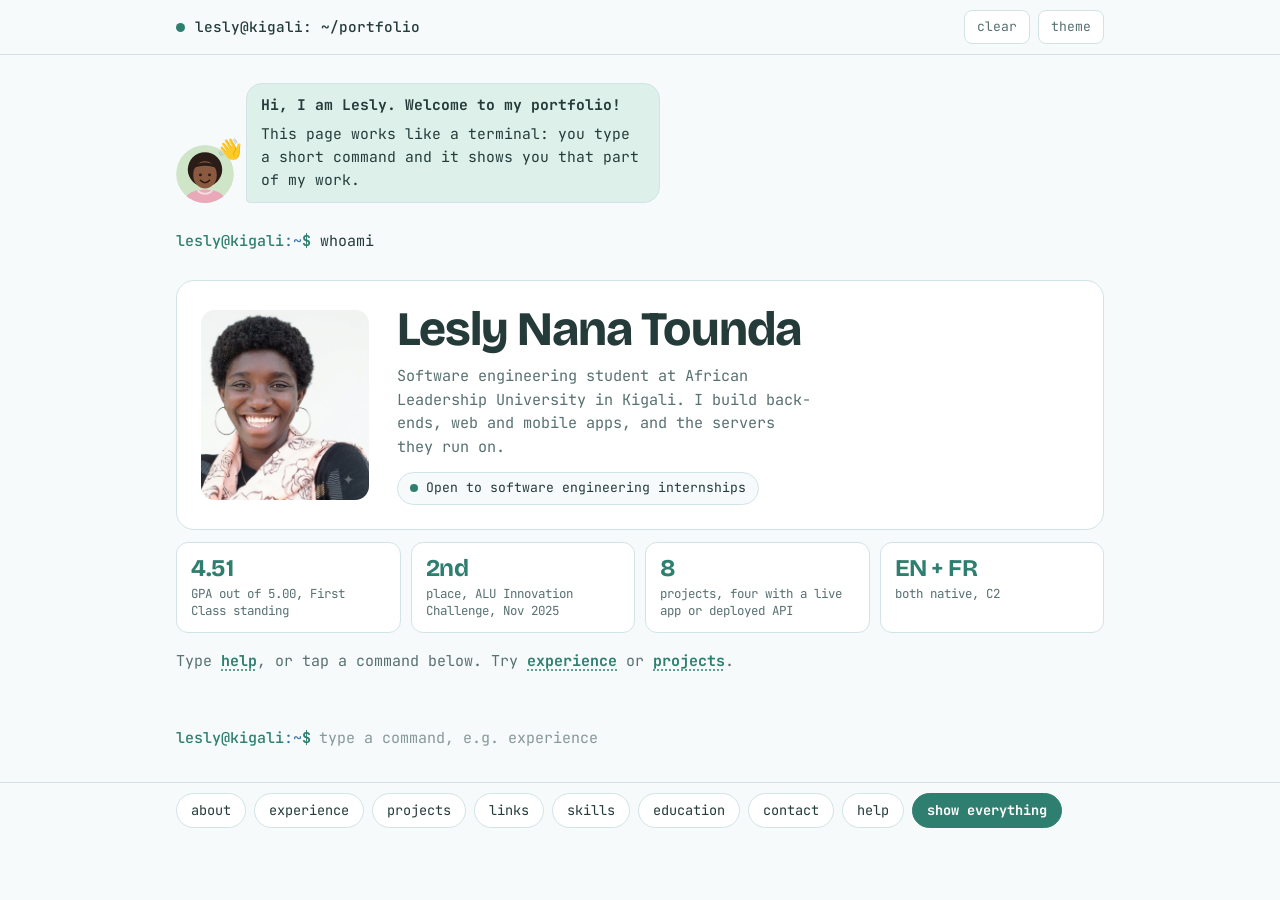
<file: index.html>
<!doctype html>
<html lang="en">
<head>
<meta charset="utf-8">
<meta name="viewport" content="width=device-width, initial-scale=1, viewport-fit=cover">
<title>Lesly Nana Tounda</title>
<meta name="description" content="Lesly Nana Tounda, software engineering student in Kigali. An interactive terminal portfolio: type help to explore experience, projects, skills and contact.">
<link rel="preconnect" href="https://fonts.googleapis.com">
<link rel="preconnect" href="https://fonts.gstatic.com" crossorigin>
<link rel="stylesheet" href="https://fonts.googleapis.com/css2?family=JetBrains+Mono:wght@400;500;700&family=Bricolage+Grotesque:opsz,wght@12..96,600..800&display=swap">
<style>
/* Layout: slim title bar, one scrolling terminal column, sticky command chips at the bottom. */
:root{
  /* Mint, sky and white. Light is the default; dark is a calm deep blue-teal. */
  --bg:#F6FAFB; --surface:#FFFFFF; --surface-2:#EAF3FA; --soft:#DDF1EA; --line:#D2E3E6;
  --fg:#243B3A; --muted:#587070; --accent:#2F7F70; --accent-ink:#FFFFFF;
  --ok:#2F7F70; --info:#3A72A8; --warn:#B0654C; --sand:#F6F1E3;
  --mono:"JetBrains Mono",ui-monospace,SFMono-Regular,Menlo,Consolas,monospace;
  --display:"Bricolage Grotesque","Trebuchet MS",system-ui,sans-serif;
  color-scheme:light;
}
:root[data-theme="dark"]{
  --bg:#0E1A22; --surface:#14242E; --surface-2:#1A2E3A; --soft:#1D3340; --line:#2A4452;
  --fg:#E3EEF2; --muted:#98B0BA; --accent:#7FD0BE; --accent-ink:#0E1A22;
  --ok:#7FD0BE; --info:#8DBDE8; --warn:#E5A78F; --sand:#1A2E3A; color-scheme:dark;
}
*,*::before,*::after{box-sizing:border-box}
body{margin:0;background:var(--bg);color:var(--fg);font:400 15px/1.7 var(--mono);-webkit-font-smoothing:antialiased}
img{max-width:100%;display:block}
[hidden]{display:none!important}
a{color:var(--info);text-underline-offset:3px}
button{font:inherit;color:inherit;cursor:pointer}
:focus-visible{outline:2px solid var(--accent);outline-offset:2px;border-radius:4px}
.in{width:100%;max-width:960px;margin-inline:auto;padding-left:max(16px,env(safe-area-inset-left,0px));padding-right:max(16px,env(safe-area-inset-right,0px))}

body::before{content:"";position:fixed;inset:0 0 auto;height:env(safe-area-inset-top,0px);z-index:30;background:var(--bg)}
.bar{position:sticky;top:env(safe-area-inset-top,0px);z-index:20;background:var(--bg);border-bottom:1px solid var(--line)}
.bar .in{display:flex;align-items:center;justify-content:space-between;gap:12px;padding-block:10px}
.ttl{color:var(--muted);font-size:.9rem;display:flex;align-items:center;gap:10px;min-width:0}
.ttl i{width:9px;height:9px;border-radius:50%;background:var(--ok);flex:none}
.ttl b{color:var(--fg);font-weight:500;overflow:hidden;text-overflow:ellipsis;white-space:nowrap}
.tools{display:flex;gap:8px}
.tb{border:1px solid var(--line);background:var(--surface);border-radius:8px;padding:5px 12px;font-size:.82rem;color:var(--muted)}
.tb:hover{color:var(--fg);border-color:var(--accent)}

#out{padding-block:28px 12px}
.blk{margin-bottom:26px;animation:in .25s ease both}
@keyframes in{from{opacity:0;transform:translateY(6px)}}
.echo{margin-bottom:10px;overflow-wrap:anywhere}
.ps{color:var(--ok);font-weight:500}
.pa{color:var(--info)}
.dl{color:var(--accent);font-weight:700}
.h{color:var(--accent);font-weight:700;margin-bottom:8px}
.dim{color:var(--muted)}
.ok{color:var(--ok)}
.bad{color:var(--warn)}
.p{margin:0 0 10px;max-width:74ch}
.rw{display:grid;grid-template-columns:minmax(0,15ch) minmax(0,1fr);gap:2px 18px;margin-bottom:4px}
.cmd{background:none;border:0;padding:0;color:var(--accent);font-weight:700;text-align:left;text-decoration:underline;text-decoration-style:dotted;text-underline-offset:4px}
.cmd:hover{color:var(--fg)}

/* intro card */
.me{display:flex;gap:clamp(16px,3vw,28px);align-items:center;background:var(--surface);border:1px solid var(--line);border-radius:18px;padding:clamp(14px,2.6vw,24px)}
.me img{width:clamp(104px,22vw,168px);height:auto;aspect-ratio:700/791;object-fit:cover;border-radius:14px;background:#fff;flex:none}
.me .nm{font-family:var(--display);font-weight:750;font-size:clamp(1.7rem,5vw,3rem);line-height:1.02;letter-spacing:-.02em;text-wrap:balance}
.me .rl{margin-top:10px;color:var(--muted);max-width:46ch;font-size:.95rem;line-height:1.55}
.pill{display:inline-flex;align-items:center;gap:8px;margin-top:14px;border:1px solid var(--line);border-radius:999px;padding:4px 12px;font-size:.82rem;color:var(--fg);background:var(--bg)}
.pill i{width:8px;height:8px;border-radius:50%;background:var(--ok);animation:ping 2.4s ease-out infinite}
@keyframes ping{0%{box-shadow:0 0 0 0 color-mix(in srgb,var(--ok) 60%,transparent)}80%,100%{box-shadow:0 0 0 8px transparent}}
.facts{display:grid;grid-template-columns:repeat(4,minmax(0,1fr));gap:10px;margin-top:12px}
.fc{background:var(--surface);border:1px solid var(--line);border-radius:12px;padding:12px 14px}
.fc b{display:block;font-family:var(--display);font-size:1.5rem;letter-spacing:-.02em;color:var(--accent);line-height:1.1}
.fc span{display:block;font-size:.78rem;color:var(--muted);line-height:1.4;margin-top:4px}

/* lists and cards */
.tl{display:grid;gap:14px}
.job{background:var(--surface);border:1px solid var(--line);border-radius:14px;padding:16px 18px}
.job .t{font-weight:700}
.job .o{color:var(--info)}
.job .w{color:var(--muted);font-size:.85rem;margin-top:2px}
.job ul{margin:10px 0 0;padding-left:18px}
.job li{margin-bottom:4px;max-width:70ch}
.pl{display:grid;gap:8px}
.pr{display:grid;grid-template-columns:auto minmax(0,1fr) auto;gap:4px 14px;align-items:baseline;background:var(--surface);border:1px solid var(--line);border-radius:12px;padding:12px 16px;text-align:left;width:100%}
.pr:hover{border-color:var(--accent)}
.pr .n{color:var(--accent);font-weight:700}
.pr .nm{font-weight:700}
.pr .ds{grid-column:2/4;color:var(--muted);font-size:.88rem;line-height:1.5}
.st{font-size:.78rem;color:var(--muted);border:1px solid var(--line);border-radius:999px;padding:1px 10px;white-space:nowrap}
.st.live{color:var(--ok);border-color:color-mix(in srgb,var(--ok) 45%,var(--line))}
.card{background:var(--surface);border:1px solid var(--line);border-radius:16px;padding:clamp(16px,3vw,26px)}
.card .top{display:flex;flex-wrap:wrap;justify-content:space-between;gap:8px 14px;align-items:center}
.card h3{margin:0;font-family:var(--display);font-size:clamp(1.5rem,4vw,2.2rem);letter-spacing:-.02em;line-height:1.05}
.card .ln{margin:12px 0 0;font-weight:500}
.card .bd{margin:10px 0 0;color:var(--muted);max-width:70ch}
.sub{margin-top:20px;color:var(--accent);font-weight:700;font-size:.9rem}
.flow{display:flex;flex-wrap:wrap;align-items:center;gap:6px 8px;margin-top:8px}
.nd{background:var(--surface-2);border:1px solid var(--line);border-radius:8px;padding:5px 10px;font-size:.85rem}
.ar{color:var(--accent);animation:nudge 1.6s ease-in-out infinite}
.ar:nth-of-type(2){animation-delay:.2s}.ar:nth-of-type(3){animation-delay:.4s}.ar:nth-of-type(4){animation-delay:.6s}
@keyframes nudge{50%{transform:translateX(3px)}}
.pf{display:grid;grid-template-columns:repeat(3,minmax(0,1fr));gap:10px;margin-top:8px}
.pf div{background:var(--surface-2);border-radius:10px;padding:12px 14px}
.pf b{display:block;font-family:var(--display);font-size:1.35rem;color:var(--accent);letter-spacing:-.01em;line-height:1.15}
.pf span{display:block;font-size:.8rem;color:var(--muted);line-height:1.45;margin-top:4px}
.chips{display:flex;flex-wrap:wrap;gap:6px;margin-top:8px}
.chips span{border:1px solid var(--line);border-radius:6px;padding:1px 9px;font-size:.82rem;color:var(--muted)}
.lk{display:flex;flex-wrap:wrap;gap:10px;margin-top:8px;align-items:center}
.lk a{display:inline-block;border:1px solid var(--line);background:var(--surface-2);border-radius:8px;padding:6px 14px;text-decoration:none;color:var(--fg);font-size:.88rem}
.lk a:first-child{background:var(--accent);border-color:var(--accent);color:var(--accent-ink);font-weight:700}
.lk a:hover{border-color:var(--accent)}
.note{color:var(--muted);font-size:.82rem;margin-top:10px}
.cols{display:grid;grid-template-columns:repeat(3,minmax(0,1fr));gap:12px}
.cols .job p{margin:6px 0 0;color:var(--muted);font-size:.9rem}
.mail{display:flex;flex-wrap:wrap;gap:10px;align-items:center;margin:8px 0 14px}
.mail code{font:700 clamp(1rem,3vw,1.35rem)/1.3 var(--mono);background:var(--surface);border:1px solid var(--line);border-radius:10px;padding:8px 14px;overflow-wrap:anywhere;user-select:all}
.mail button{border:1px solid var(--line);background:var(--surface-2);border-radius:8px;padding:7px 14px;font-size:.85rem}
.mail button:hover{border-color:var(--accent)}

/* prompt */
.prompt{display:flex;align-items:center;gap:8px;padding-block:8px 24px}
.prompt label{white-space:nowrap}
#in{flex:1;min-width:0;background:transparent;border:0;outline:0;color:var(--fg);font:inherit;caret-color:var(--accent);padding:6px 0}
#in::placeholder{color:var(--muted);opacity:.7}
.dock{position:sticky;bottom:0;z-index:15;background:var(--bg);border-top:1px solid var(--line);padding-bottom:env(safe-area-inset-bottom,0px)}
.dock .in{display:flex;flex-wrap:wrap;gap:8px;padding-block:10px}
.ch{border:1px solid var(--line);background:var(--surface);border-radius:999px;padding:5px 14px;font-size:.85rem;color:var(--fg)}
.ch:hover{border-color:var(--accent);color:var(--accent)}
.ch.all{background:var(--accent);color:var(--accent-ink);border-color:var(--accent);font-weight:700}
.ch.all:hover{color:var(--accent-ink);opacity:.9}

/* welcome avatar and guided tip */
.greet{display:flex;gap:12px;align-items:flex-end}
.av{flex:none;width:58px;height:58px;position:relative}
.av svg{width:100%;height:100%;display:block;border-radius:50%}
.av .wv{position:absolute;right:-8px;top:-6px;font-size:1.25rem;line-height:1;transform-origin:70% 80%;animation:wave 1.3s ease-in-out 2}
@keyframes wave{0%,60%,100%{transform:rotate(0)}15%{transform:rotate(18deg)}30%{transform:rotate(-12deg)}45%{transform:rotate(16deg)}}
.say{position:relative;background:var(--soft);border:1px solid var(--line);border-radius:16px 16px 16px 4px;padding:10px 14px;max-width:46ch;font-size:.92rem;line-height:1.55}
.say p{margin:0}
.say p+p{margin-top:6px;animation:in .35s ease both}
.say b{font-weight:700}
sup{margin-left:.45em;font-size:.72em;line-height:0}
.tip{position:relative;display:flex;gap:10px;align-items:flex-start;margin:6px 0 22px;animation:in .4s ease both}
.tip .av{width:40px;height:40px}
.tip .say{border-radius:4px 16px 16px 16px}
.tip .say::before{content:"";position:absolute;left:-1px;top:-8px;width:14px;height:14px;background:var(--soft);border-left:1px solid var(--line);border-top:1px solid var(--line);transform:translate(10px,3px) rotate(45deg);display:none}
.cur{position:absolute;left:14px;top:-26px;width:22px;height:22px;color:var(--accent);animation:point 1.1s ease-in-out infinite;pointer-events:none;filter:drop-shadow(0 1px 1px rgba(0,0,0,.18))}
@keyframes point{50%{transform:translate(-4px,-5px)}}
.tip .x{position:absolute;right:6px;top:2px;border:0;background:none;color:var(--muted);padding:2px 6px;font-size:1rem;line-height:1}
.tip .x:hover{color:var(--fg)}
.tip .say{padding-right:28px}
.prompt label.hl{border-radius:8px;padding:2px 6px;margin-left:-6px;animation:ring 1.8s ease-out infinite}
@keyframes ring{0%{box-shadow:0 0 0 0 color-mix(in srgb,var(--accent) 45%,transparent)}70%,100%{box-shadow:0 0 0 10px transparent}}
.dock .hint{align-self:center;color:var(--muted);font-size:.8rem;margin-right:2px}

@media (max-width:760px){
  .facts{grid-template-columns:repeat(2,minmax(0,1fr))}
  .pf,.cols{grid-template-columns:minmax(0,1fr)}
}
@media (max-width:520px){
  body{font-size:14px}
  .me{flex-direction:column;align-items:flex-start}
  .me img{width:120px}
  .rw{grid-template-columns:minmax(0,1fr)}
  .tb.opt{display:none}
  .dock .in{gap:6px;padding-block:8px}
  .dock .hint{display:none}
  .av{width:48px;height:48px}
  .ch{padding:4px 11px;font-size:.8rem}
}
@media (prefers-reduced-motion:reduce){
  *,*::before,*::after{animation:none!important;transition:none!important}
}
</style>

</head>
<body>
<header class="bar">
  <div class="in">
    <div class="ttl"><i></i><b>lesly@kigali: ~/portfolio</b></div>
    <div class="tools"><button class="tb opt" id="clr" type="button">clear</button><button class="tb" id="tgl" type="button">theme</button></div>
  </div>
</header>

<main class="in">
  <div id="out" role="log" aria-live="polite" aria-label="Terminal output"></div>
  <form class="prompt" id="form" autocomplete="off">
    <label for="in"><span class="ps">lesly@kigali</span><span class="pa">:~</span><span class="dl">$</span></label>
    <input id="in" type="text" spellcheck="false" autocapitalize="off" autocorrect="off" enterkeyhint="go" placeholder="type a command, e.g. experience" aria-label="Terminal command">
  </form>
</main>

<nav class="dock" aria-label="Quick commands">
  <div class="in" id="dock"></div>
</nav>

<noscript><div class="in" style="padding-block:24px"><h1>Lesly Nana Tounda</h1><p>Software engineering student at African Leadership University, Kigali. Email: d.nanatoun@alustudent.com. GitHub: github.com/DTounda. This portfolio is an interactive terminal and needs JavaScript.</p></div></noscript>

<script>
(function(){
"use strict";
var $=function(i){return document.getElementById(i)};
var out=$("out"),inp=$("in"),root=document.documentElement;
var reduce=matchMedia("(prefers-reduced-motion: reduce)").matches;
var coarse=matchMedia("(pointer: coarse)").matches;
function e(s){return String(s).replace(/&/g,"&amp;").replace(/</g,"&lt;").replace(/>/g,"&gt;").replace(/"/g,"&quot;")}
function cmd(c,label){return '<button type="button" class="cmd" data-run="'+e(c)+'">'+e(label||c)+'</button>'}

/* data */
var P=[
{id:"africrop",n:"AfriCrop",t:"Full-stack web app",st:["live","Live"],
 line:"Crop advice and market prices for smallholder farmers, in English and French.",
 body:"A farmer searches a town, picks a crop and gets a 7-day forecast with planting, watering and pest advice computed by a Python rules engine. Market prices come from a seed dataset behind a stable endpoint, ready to swap for a live feed. It is my Millennium Fellowship project.",
 flow:["React and Vite","Node gateway","FastAPI rules","Open-Meteo"],
 proof:[["EN + FR","every screen, switched instantly"],["7 days","live forecast drives the advice"],["3 services","each in the language that suits its job"]],
 stack:["React","Vite","Node.js","Express","Python","FastAPI","Vercel","Render"],
 links:[["Open the app","https://africrop-sand.vercel.app"],["Source","https://github.com/DTounda/africrop"]],
 note:"Free hosting: the first request can take up to a minute."},
{id:"medicheck",n:"MediCheck",t:"Mobile app and API",st:["live","API deployed"],
 line:"Search a medicine by name or photograph the box, and see whether it is on the Rwanda FDA register.",
 body:"Results read Registered, Could not confirm or Not found, and the app never claims a pack is genuine. It also warns about saved allergies and Major or Moderate drug interactions, and lists nearby pharmacies and hospitals. I was project manager of Team 5, The Sentinels.",
 flow:["Photo of box","OCR.space","Express API","MongoDB Atlas"],
 proof:[["2,532","Rwanda FDA register products searchable"],["151","backend tests, unit and integration"],["1,222","health facilities in the directory"]],
 stack:["React Native","Expo","Node.js","Express","MongoDB","Jest","GitHub Actions"],
 links:[["Source","https://github.com/DTounda/Foundation_Project_The_Sentinels"],["API health check","https://medicheck-api-x1pd.onrender.com/api/v1/health"]],
 note:"Free hosting: the API can take about 40 seconds to wake."},
{id:"pesa",n:"Pesa Ledger",t:"Mobile-money back-end",st:["live","Live demo"],
 line:"A wallet API, like a small M-Pesa or MoMo, where money cannot be lost, duplicated or spent twice.",
 body:"Every transaction writes two ledger entries that sum to zero, and a reconciliation endpoint proves the books balance. A retried request with the same idempotency key returns the original payment, and accounts are locked in a fixed order so two payments cannot spend the same money. A mobile-first wallet app sits on top.",
 flow:["Client request","Replay check","Lock accounts","Write 2 entries"],
 proof:[["10 of 50","simultaneous transfers of 100 succeed from a balance of 1,000; final balance 0"],["0 errors","across 1,000 random transfers between 20 accounts, books balanced"],["17 tests","plus a stress test that runs on every push"]],
 stack:["Python","FastAPI","PostgreSQL","Docker","pytest","GitHub Actions"],
 links:[["Open the app","https://pesa-ledger.netlify.app/"],["Source","https://github.com/DTounda/pesa-ledger"]]},
{id:"agroshield",n:"AgroShield",t:"Fintech hackathon",st:["live","Live demo"],
 line:"Parametric crop insurance for Rwandan smallholders that pays out when satellites detect drought.",
 body:"NASA POWER rainfall data triggers payouts automatically, so nobody assesses claims by hand. Distribution runs through SACCO branches and payouts go out by mobile money. Built for the BNR Fintech Innovation Hackathon 2026.",
 flow:["NASA POWER rainfall","Drought trigger","Payout","Mobile money"],
 proof:[["6 districts","live 30-day rainfall from NASA POWER"],["60 / 180 mm","drought and flood thresholds trigger the payout"],["0","field assessments or paperwork"]],
 stack:["React","Vite","NASA POWER API","Netlify"],
 links:[["Open the demo","https://agroshield-demo.netlify.app"],["Source","https://github.com/DTounda/AgroShield"]]},
{id:"cropcare",n:"Crop Care Advisor",t:"Web app and infrastructure",st:["live","Live"],
 line:"Add everything you grow and get one care schedule, plus a warning when two crops cannot share a bed.",
 body:"Search any plant, filter by sun and water needs, and build a garden. The app generates a monthly care plan and detects conflicting growing needs. The API key stays on the server and lookups are cached, so the daily request limit is not wasted. I deployed it on two web servers behind a load balancer.",
 flow:["Browser","HAProxy","Nginx on Web01 and Web02","Node and PM2","Perenual API"],
 proof:[["2 servers","behind an HAProxy load balancer with SSL"],["Conflict check","flags crops with incompatible conditions"],["Cached","server-side, to protect the API limit"]],
 stack:["Node.js","Express","Nginx","HAProxy","PM2","Vanilla JS"],
 links:[["Open the app","https://www.tounda.tech"],["Demo video","https://youtu.be/-hkheFu0Z0I"],["Source","https://github.com/DTounda/crop-care-advisor"]]},
{id:"finance",n:"Student Finance Tracker",t:"Frontend, no frameworks",st:["live","Live"],
 line:"A single-page expense tracker with search, a spending cap and a chart, built in plain JavaScript.",
 body:"Records, a dashboard with an SVG pie chart, live regex search with highlighting, a spending cap that is announced to screen readers, three display currencies and JSON import and export. Data persists in the browser, and corrupt saved data falls back to seed records instead of crashing.",
 flow:["Form and regex checks","App state","localStorage","Dashboard and SVG chart"],
 proof:[["4 fields","validated with regular expressions, with inline errors"],["3 layouts","cards on phones, a sortable table on desktop"],["ARIA live","cap messages announced, assertive when exceeded"]],
 stack:["HTML","CSS","JavaScript","SVG","Accessibility"],
 links:[["Open the app","https://dtounda.github.io/Student_Finance_Tracker/"],["Demo video","https://youtu.be/MJFHok8AuLQ"],["Source","https://github.com/DTounda/Student_Finance_Tracker"]]},
{id:"farm",n:"Farm and Livestock Management",t:"ERP app",st:["","Source on GitHub"],
 line:"A records system built for a working farmer, so a non-technical user can run it alone.",
 body:"A custom Frappe app for ERPNext with its own data types and field validation, documented so the farmer does not need me to operate it. It uses pre-commit checks and CI for linting and dependency audits.",
 flow:["Frappe desk","Custom DocTypes","Field validation","Farm records"],
 proof:[["5+","custom data types with validation"],["CI","GitHub Actions for tests, Semgrep and pip-audit"],["Docs","written for a non-technical user"]],
 stack:["Python","Frappe","ERPNext","ruff","pre-commit"],
 links:[["Source","https://github.com/DTounda/Farm-management-system"]]},
{id:"todo",n:"Todo API",t:"Testing and automation",st:["","Source on GitHub"],
 line:"Python scripts that pull employee to-do data from a REST API and export it to CSV and JSON.",
 body:"A small project with the workflow of a production codebase: tests that mock the network so they run fast and offline, flake8 linting, Docker packaging and a GitHub Actions pipeline.",
 flow:["REST API","Python scripts","CSV and JSON"],
 proof:[["4 scripts","one employee or all, to CSV or JSON"],["Mocked","network calls, so pytest runs offline"],["68%","coverage of the core export file, with more to add"]],
 stack:["Python","pytest","flake8","Docker","GitHub Actions"],
 links:[["Source","https://github.com/DTounda/todo-api"]]}
];

var EXP=[
{t:"Growth and Engagement Fellow",o:"Catalyst W Accelerator, AgriPro Hub",w:"Kigali, Rwanda. June 2026 to present",
 b:["Support growth strategy and outreach for a 12-week accelerator backing women-led agribusinesses across Africa, working in English and French."]},
{t:"Project Manager",o:"MediCheck, Team 5 The Sentinels",w:"African Leadership University. 2026",
 b:["Managed a team that shipped a mobile app and API: 2,532 register products searchable, allergy and interaction checks, 151 backend tests.","The project ships with a documented API contract, CI on every pull request and a deployed backend."]},
{t:"Millennium Fellow",o:"Millennium Fellowship, project AfriCrop",w:"2026",
 b:["Designed, built and deployed AfriCrop alone: a bilingual crop advice app on React, Node and FastAPI.","Used peer feedback and community listening to choose the right problem, and mapped the project to SDG 2, Zero Hunger."]},
{t:"Client Experience Representative",o:"MTN partner outlet",w:"Douala, Cameroon. Summers 2023 and 2024",
 b:["Handled about 50 bilingual client interactions a day.","Spotted adoption barriers and contributed to a 9% increase in mobile money engagement.","Invited back for a second season."]},
{t:"Youth Population Researcher",o:"Yambong Children Association",w:"Cameroon. 2022",
 b:["Designed and ran surveys and interviews with 80+ youth and households to map why children were not in school.","The association adopted my report as its reference document."]}
];

var NAMES=["help","about","experience","education","projects","project","skills","achievements","contact","links","all","theme","clear","whoami","history"];
var hist=[],hi=0,seen=0;

/* output builders */
function who(){
  return '<div class="me"><img src="profile.jpg" width="700" height="791" alt="Portrait of Lesly Nana Tounda, smiling, in a pink floral scarf" fetchpriority="high" decoding="async"><div>'+
    '<div class="nm">Lesly Nana Tounda</div>'+
    '<div class="rl">Software engineering student at African Leadership University in Kigali. I build back-ends, web and mobile apps, and the servers they run on.</div>'+
    '<span class="pill"><i></i>Open to software engineering internships</span></div></div>'+
    '<div class="facts"><div class="fc"><b>4.51</b><span>GPA out of 5.00, First Class standing</span></div>'+
    '<div class="fc"><b>2nd</b><span>place, ALU Innovation Challenge, Nov 2025</span></div>'+
    '<div class="fc"><b>8</b><span>projects, four with a live app or deployed API</span></div>'+
    '<div class="fc"><b>EN + FR</b><span>both native, C2</span></div></div>'+
    '<p class="p dim" style="margin-top:16px">Type '+cmd("help")+', or tap a command below. Try '+cmd("experience")+' or '+cmd("projects")+'.</p>';
}
function help(){
  var r=[["about","My mission and why I build"],["experience","Roles, with what I delivered"],["projects","Eight projects, with proof"],["project 1","Open one project, by number or name"],["skills","What I build with and ship with"],["education","Degree and results"],["achievements","Prizes and highlights"],["links","Every project: live app and GitHub"],["contact","Email, GitHub, LinkedIn"],["all","Everything, in one go"],["theme","Switch light and dark"],["clear","Clear the screen"]];
  return '<div class="h">Commands</div>'+r.map(function(x){return '<div class="rw">'+cmd(x[0])+'<span class="dim">'+e(x[1])+'</span></div>'}).join("")+
    '<p class="p dim" style="margin-top:10px">Tab completes a command. Up and down arrows bring back earlier ones.</p>';
}
function about(){
  var src=function(n,u){return '<sup><a href="'+u+'" target="_blank" rel="noopener">'+n+'</a></sup>'};
  return '<div class="h">My mission</div>'+
  '<p class="p">My mission is to make stored grain safe for the smallholder families who grow it across sub-Saharan Africa.</p>'+
  '<p class="p">After harvest, many farming families dry and store their own maize and groundnuts. Mold can produce aflatoxin in that grain, unseen and unsmelled, and aflatoxin is a major risk factor for liver cancer. Families may eat or sell contaminated food without knowing. Solutions exist: a trial in Kenya found that training and post-harvest tools cut aflatoxin in stored maize by over half. But many farmers still lack awareness, an affordable way to check whether grain is safe, and support to act on the result. '+src("qub","https://pure.qub.ac.uk/en/publications/aflatoxin-exposure-and-associated-human-health-effects-a-review-o/")+src("nih","https://pmc.ncbi.nlm.nih.gov/articles/PMC7001978")+'</p>'+
  '<p class="p">I am Dorcase, a software engineering student at African Leadership University, from Cameroon and studying in Rwanda. My agri-tech background, my work on post-harvest food loss, and my English and French let me work across communities in both countries.</p>'+
  '<p class="p">Over my degree, I will move in three stages. First, I will listen to farmers, researchers, and food safety officials to learn where the problem is most severe and who is ready to act. Second, I will choose a country and a group of farmers based on that evidence. Third, I will design and test a low-cost solution, which could combine hardware, software, and training, and measure whether it reduces unsafe grain. I will build it with its users, in their languages, at a price they can afford.</p>'+
  '<p class="p">Success means a farmer can tell, before eating or selling her grain, whether it is safe, and knows what to do if it is not. My capstone will be judged on that outcome, not on the technology I build.</p>'+
  '<p class="p">This mission sits where agriculture and health meet, and I intend to learn it by working in both.</p>'+
  '<p class="note">Next: '+cmd("experience")+', '+cmd("projects")+' or '+cmd("contact")+'.</p>';
}
function experience(){
  return '<div class="h">Experience</div><div class="tl">'+EXP.map(function(x){
    return '<div class="job"><div class="t">'+e(x.t)+'</div><div class="o">'+e(x.o)+'</div><div class="w">'+e(x.w)+'</div><ul>'+x.b.map(function(b){return "<li>"+e(b)+"</li>"}).join("")+'</ul></div>';
  }).join("")+'</div><p class="note">Next: '+cmd("projects")+' or '+cmd("education")+'.</p>';
}
function education(){
  return '<div class="h">Education</div><div class="job"><div class="t">BSc Software Engineering</div><div class="o">African Leadership University</div><div class="w">Kigali, Rwanda. 2025 to 2028</div><ul>'+
  '<li>First Class standing, GPA 4.51 out of 5.00.</li><li>2nd Prize, Best Innovative Business Idea, ALU Innovation Challenge, November 2025.</li><li>Coursework and projects in back-end, web, systems engineering, testing and deployment.</li></ul></div>';
}
function projects(){
  return '<div class="h">Projects</div><div class="pl">'+P.map(function(p,i){
    return '<button type="button" class="pr" data-run="project '+(i+1)+'"><span class="n">['+(i+1)+']</span><span class="nm">'+e(p.n)+'</span><span class="st '+(p.st[0]||"")+'">'+e(p.st[1])+'</span><span class="ds">'+e(p.t)+". "+e(p.line)+'</span></button>';
  }).join("")+'</div><p class="note">Tap a project, or type '+cmd("project 3")+'.</p>';
}
function project(a){
  var q=(a||"").toLowerCase().trim(),p=null;
  if(/^\d+$/.test(q))p=P[+q-1];
  else if(q)p=P.filter(function(x){return x.id.indexOf(q)===0||x.n.toLowerCase().indexOf(q)>-1})[0];
  if(!p)return '<p class="bad">No project matches "'+e(a||"")+'".</p>'+projects();
  var i=P.indexOf(p);
  var flow=p.flow.map(function(f,j){return(j?'<span class="ar">→</span>':"")+'<span class="nd">'+e(f)+"</span>"}).join("");
  var links=p.links.map(function(l){return '<a href="'+l[1]+'" target="_blank" rel="noopener">'+e(l[0])+"</a>"}).join("");
  return '<div class="card"><div class="top"><h3>'+e(p.n)+'</h3><span class="st '+(p.st[0]||"")+'">'+e(p.st[1])+'</span></div>'+
   '<p class="ln">'+e(p.line)+'</p><p class="bd">'+e(p.body)+'</p>'+
   '<div class="sub">How it is wired</div><div class="flow">'+flow+'</div>'+
   '<div class="sub">What I can show</div><div class="pf">'+p.proof.map(function(x){return "<div><b>"+e(x[0])+"</b><span>"+e(x[1])+"</span></div>"}).join("")+'</div>'+
   '<div class="sub">Built with</div><div class="chips">'+p.stack.map(function(s){return "<span>"+e(s)+"</span>"}).join("")+'</div>'+
   (links?'<div class="sub">Links</div><div class="lk">'+links+'</div>':'<p class="note">'+e(p.note||"")+'</p>')+
   (p.note&&links?'<p class="note">'+e(p.note)+'</p>':'')+'</div>'+
   '<p class="note">'+(i>0?cmd("project "+i,"← previous")+"   ":"")+(i<P.length-1?cmd("project "+(i+2),"next →")+"   ":"")+cmd("projects","all projects")+'</p>';
}
function skills(){
  return '<div class="h">Skills</div><div class="cols">'+
  '<div class="job"><div class="t">Build</div><p>Python, JavaScript, SQL, HTML, CSS, React, Vite, FastAPI, Node.js, Express, Django, Frappe and ERPNext, React Native with Expo, REST APIs</p></div>'+
  '<div class="job"><div class="t">Ship and operate</div><p>HAProxy, Nginx, PM2, SSL and DNS, UFW and iptables, SSH, Docker, GitHub Actions, pytest, Jest, Git and GitHub</p></div>'+
  '<div class="job"><div class="t">Data and research</div><p>PostgreSQL, MongoDB, Supabase, MariaDB, survey design, quantitative analysis, evidence-based reporting</p></div></div>'+
  '<p class="note">Languages: English and French, both native (C2).</p>';
}
function achievements(){
  var a=["2nd Prize, Best Innovative Business Idea, ALU Innovation Challenge (November 2025)","First Class standing at ALU, GPA 4.51 out of 5.00","Millennium Fellow, with AfriCrop built and deployed as my project","BNR Fintech Innovation Hackathon 2026: AgroShield, parametric crop insurance","Research report adopted as the reference document by Yambong Children Association","Project manager of a team that shipped MediCheck with 151 backend tests"];
  return '<div class="h">Achievements</div><div class="job"><ul style="margin:0">'+a.map(function(x){return "<li>"+e(x)+"</li>"}).join("")+'</ul></div>';
}
function contact(){
  return '<div class="h">Contact</div><p class="p">I am looking for a software engineering internship. Email is the fastest way to reach me.</p>'+
  '<div class="mail"><code id="mt">d.nanatoun@alustudent.com</code><button type="button" data-copy="d.nanatoun@alustudent.com">Copy address</button></div>'+
  '<div class="lk"><a href="https://github.com/DTounda" target="_blank" rel="noopener">GitHub</a><a href="https://linkedin.com/in/nana-dorcase-64a355312" target="_blank" rel="noopener">LinkedIn</a></div>'+
  '<p class="note">Based in Kigali, Rwanda. Replies in English or French.</p>';
}
function links(){
  var rows=P.map(function(p){
    var l=p.links.map(function(x){return '<a href="'+x[1]+'" target="_blank" rel="noopener">'+e(x[0])+'</a>'}).join("");
    return '<div class="job"><div class="t">'+e(p.n)+' <span class="st '+(p.st[0]||"")+'">'+e(p.st[1])+'</span></div><div class="lk">'+l+'</div>'+(p.links.some(function(x){return /^(Open|API)/.test(x[0])})?'':'<p class="note">No live deployment. '+cmd("project "+p.id,"See how it runs")+'.</p>')+'</div>';
  }).join("");
  return '<div class="h">All project links</div><div class="tl">'+rows+'</div><div class="lk" style="margin-top:12px"><a href="https://github.com/DTounda" target="_blank" rel="noopener">All repositories on GitHub</a></div>';
}
function all(){return [about(),experience(),education(),projects(),skills(),achievements(),contact()].join('<div style="height:26px"></div>')}

var HANDLERS={help:help,about:about,experience:experience,exp:experience,education:education,projects:projects,project:project,skills:skills,achievements:achievements,contact:contact,links:links,all:all,whoami:who};

/* run */
function add(html,cls){var d=document.createElement("div");d.className="blk"+(cls?" "+cls:"");d.innerHTML=html;out.appendChild(d);return d}
function echo(c){return add('<div class="echo"><span class="ps">lesly@kigali</span><span class="pa">:~</span><span class="dl">$</span> '+e(c)+'</div>')}
function dist(a,b){var m=[],i,j;for(i=0;i<=a.length;i++){m[i]=[i]}for(j=0;j<=b.length;j++){m[0][j]=j}
  for(i=1;i<=a.length;i++)for(j=1;j<=b.length;j++)m[i][j]=Math.min(m[i-1][j]+1,m[i][j-1]+1,m[i-1][j-1]+(a[i-1]===b[j-1]?0:1));return m[a.length][b.length]}
function run(raw,fromUser){
  var c=raw.trim();
  if(!c){echo("");return}
  dismissTip();
  if(fromUser!==false){hist.push(c);hi=hist.length}
  var parts=c.split(/\s+/),name=parts[0].toLowerCase(),arg=parts.slice(1).join(" ");
  if(name==="clear"||name==="cls"){out.innerHTML="";return}
  if(name==="theme"){toggle();echo(c);add('<p class="dim">Theme switched.</p>');return}
  var start=echo(c),res;
  if(name==="history"){res='<div class="h">History</div>'+(hist.length?hist.map(function(h,i){return '<div class="dim">'+(i+1)+"  "+e(h)+"</div>"}).join(""):'<span class="dim">Nothing yet.</span>')}
  else if(name==="ls"){res=P.map(function(p){return '<span style="display:inline-block;min-width:22ch">'+cmd("project "+p.id,p.id)+"</span>"}).join("")}
  else if(name==="sudo"&&/hire/i.test(arg)){res='<p class="ok">[sudo] permission granted.</p><p class="p">Drafting offer letter... done. Please send it to '+cmd("contact")+' and I will reply fast.</p>'}
  else if(name==="sudo"){res='<p class="bad">Nice try. This portfolio is read-only, but you can '+cmd("contact")+' me.</p>'}
  else if(HANDLERS[name]){res=HANDLERS[name](arg)}
  else{
    var best=NAMES.map(function(n){return[n,dist(name,n)]}).sort(function(a,b){return a[1]-b[1]})[0];
    res='<p class="bad">command not found: '+e(name)+'</p><p class="p dim">'+(best[1]<=3?"Did you mean "+cmd(best[0])+"? ":"")+'Type '+cmd("help")+' to see what works.</p>';
  }
  add(res);
  if(fromUser!==false)start.scrollIntoView({behavior:reduce?"auto":"smooth",block:"start"});
}

/* events */
document.addEventListener("click",function(ev){
  var t=ev.target.closest("[data-run],[data-copy]");
  if(!t)return;
  if(t.hasAttribute("data-copy")){
    var txt=t.getAttribute("data-copy");
    var done=function(ok){t.textContent=ok?"Copied":"Select and copy";setTimeout(function(){t.textContent="Copy address"},1800)};
    var fb=function(){try{var r=document.createRange();r.selectNodeContents($("mt"));var s=getSelection();s.removeAllRanges();s.addRange(r)}catch(x){}done(false)};
    if(navigator.clipboard&&navigator.clipboard.writeText)navigator.clipboard.writeText(txt).then(function(){done(true)},fb);else fb();
    return;
  }
  run(t.getAttribute("data-run"),true);
  if(!coarse)inp.focus();
});
$("form").addEventListener("submit",function(ev){ev.preventDefault();var v=inp.value;inp.value="";run(v,true)});
inp.addEventListener("keydown",function(ev){
  if(ev.key==="ArrowUp"){ev.preventDefault();if(hi>0){hi--;inp.value=hist[hi]}}
  else if(ev.key==="ArrowDown"){ev.preventDefault();if(hi<hist.length-1){hi++;inp.value=hist[hi]}else{hi=hist.length;inp.value=""}}
  else if(ev.key==="Tab"){
    ev.preventDefault();
    var v=inp.value,m=v.match(/^(\S+)\s+(\S*)$/);
    if(m&&m[1].toLowerCase()==="project"){
      var hit=P.filter(function(p){return p.id.indexOf(m[2].toLowerCase())===0})[0];
      if(hit)inp.value="project "+hit.id;
    }else if(v&&!/\s/.test(v)){
      var c=NAMES.concat(["ls","exp"]).filter(function(n){return n.indexOf(v.toLowerCase())===0});
      if(c.length===1)inp.value=c[0];
    }
  }else if(ev.key==="l"&&ev.ctrlKey){ev.preventDefault();out.innerHTML=""}
});
document.addEventListener("keydown",function(ev){
  var tag=(ev.target.tagName||"").toLowerCase();
  if(tag==="input"||tag==="button"||tag==="a"||ev.ctrlKey||ev.metaKey||ev.altKey)return;
  if(ev.key.length===1)inp.focus();
});
$("clr").addEventListener("click",function(){out.innerHTML=""});

/* theme */
function toggle(){
  var cur=root.getAttribute("data-theme");
  if(!cur)cur=matchMedia("(prefers-color-scheme: light)").matches?"light":"dark";
  var n=cur==="dark"?"light":"dark";
  root.setAttribute("data-theme",n);
  try{localStorage.setItem("ln-theme2",n)}catch(x){}
}
try{var th=localStorage.getItem("ln-theme2");if(th==="light"||th==="dark")root.setAttribute("data-theme",th)}catch(x){}
$("tgl").addEventListener("click",toggle);

/* dock chips */
var chips=[["about"],["experience"],["projects"],["links"],["skills"],["education"],["contact"],["help"],["show everything","all"]];
$("dock").innerHTML=chips.map(function(c){return '<button type="button" class="ch'+(c[1]?" all":"")+'" data-run="'+(c[1]||c[0])+'">'+c[0]+"</button>"}).join("");

/* welcome avatar and guided tip */
var AV='<svg viewBox="0 0 64 64" aria-hidden="true" style="overflow:hidden"><circle cx="32" cy="32" r="32" fill="#CFE5C8"/><circle cx="32" cy="27" r="19" fill="#2A1C16"/><ellipse cx="32" cy="33" rx="13" ry="15" fill="#8A5A40"/><path d="M19 26c3-9 23-9 26 0-6-4-20-4-26 0z" fill="#2A1C16"/><circle cx="27" cy="33" r="1.6" fill="#2A1C16"/><circle cx="37" cy="33" r="1.6" fill="#2A1C16"/><path d="M27 39c3 3.5 7 3.5 10 0" stroke="#2A1C16" stroke-width="1.8" fill="none" stroke-linecap="round"/><path d="M8 64c2-11 12-15 24-15s22 4 24 15z" fill="#E9A9B8"/><path d="M24 50c4 5 12 5 16 0" stroke="#fff" stroke-opacity=".6" stroke-width="2" fill="none"/></svg>';
var tipEl=null,demoGo=false,demoOn=false;
function greet(){
  add('<div class="greet"><div class="av">'+AV+'<span class="wv" aria-hidden="true">&#128075;</span></div><div class="say"><p><b>Hi, I am Lesly. Welcome to my portfolio!</b></p><p>This page works like a terminal: you type a short command and it shows you that part of my work.</p></div></div>');
}
function stopDemo(clear){demoGo=false;if(clear&&demoOn)inp.value="";demoOn=false}
function dismissTip(){
  stopDemo(true);
  if(tipEl){tipEl.remove();tipEl=null}
  var l=document.querySelector(".prompt label");if(l)l.classList.remove("hl");
}
function tip(){
  $("form").insertAdjacentHTML("afterend",'<div class="tip" id="tip"><svg class="cur" viewBox="0 0 24 24" aria-hidden="true"><path d="M3 2l15 9-6.5 1.8L8 19.5z" fill="currentColor" stroke="#fff" stroke-width="1.5" stroke-linejoin="round"/></svg><div class="av">'+AV+'</div><div class="say"><p>Type a command here, for example '+cmd("experience")+', then press Enter to see my experience. Or tap a button below.</p><button type="button" class="x" id="tipx" aria-label="Close tip">&times;</button></div></div>');
  tipEl=$("tip");
  document.querySelector(".prompt label").classList.add("hl");
  tipEl.scrollIntoView({behavior:reduce?"auto":"smooth",block:"center"});
  $("tipx").addEventListener("click",dismissTip);
  if(reduce)return;
  var w="experience",i=0;demoGo=true;demoOn=true;
  (function tick(){
    if(!demoGo)return;
    if(i<=w.length){inp.value=w.slice(0,i++);setTimeout(tick,95)}
    else setTimeout(function(){if(demoGo)stopDemo(true)},1600);
  })();
}
inp.addEventListener("input",function(){stopDemo(false)});

/* boot: greet, type whoami, run it, then point at the prompt */
function boot(){
  var text="whoami";
  greet();
  function finish(){inp.value="";echo("whoami");add(who());setTimeout(tip,reduce?0:1500)}
  if(reduce){finish();return}
  var i=0;setTimeout(function tick(){inp.value=text.slice(0,i);if(i++<text.length)setTimeout(tick,70);else setTimeout(finish,260)},500);
}
boot();
})();
</script>
</body>
</html>
</file>
